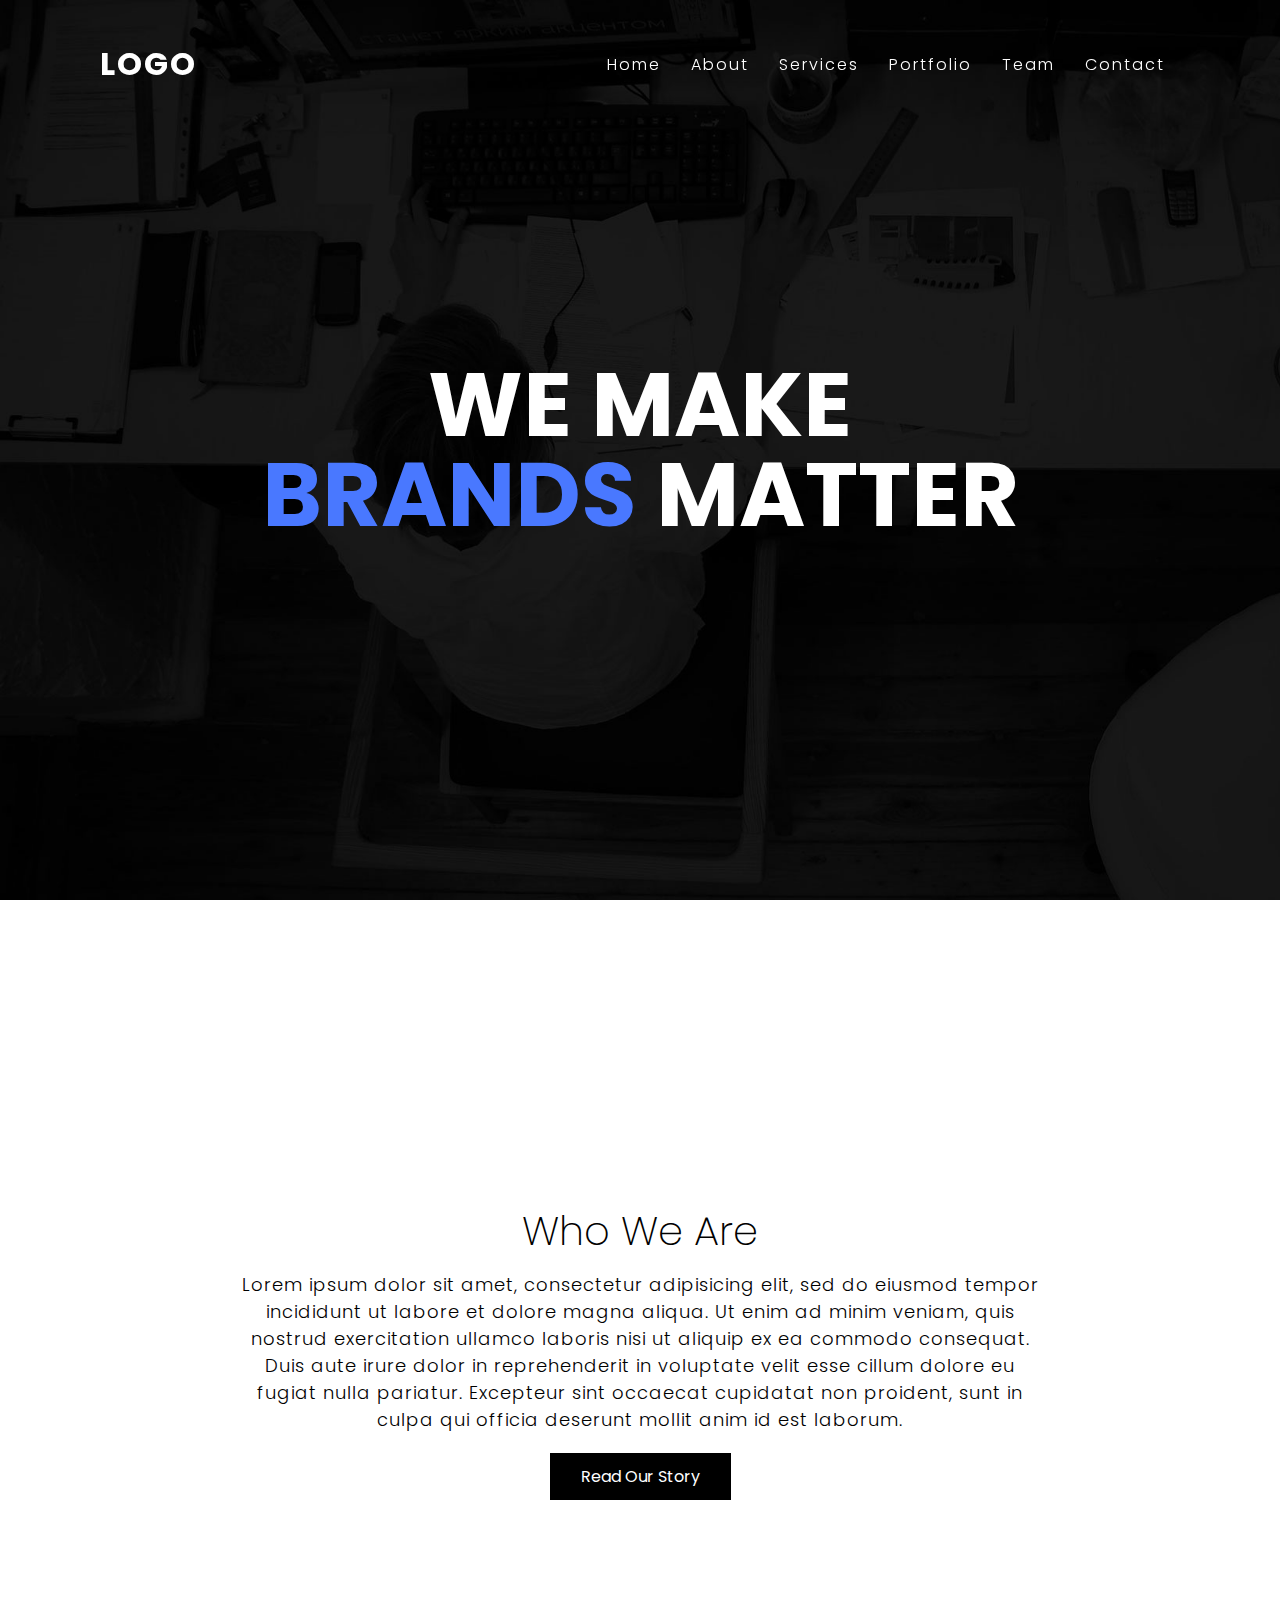
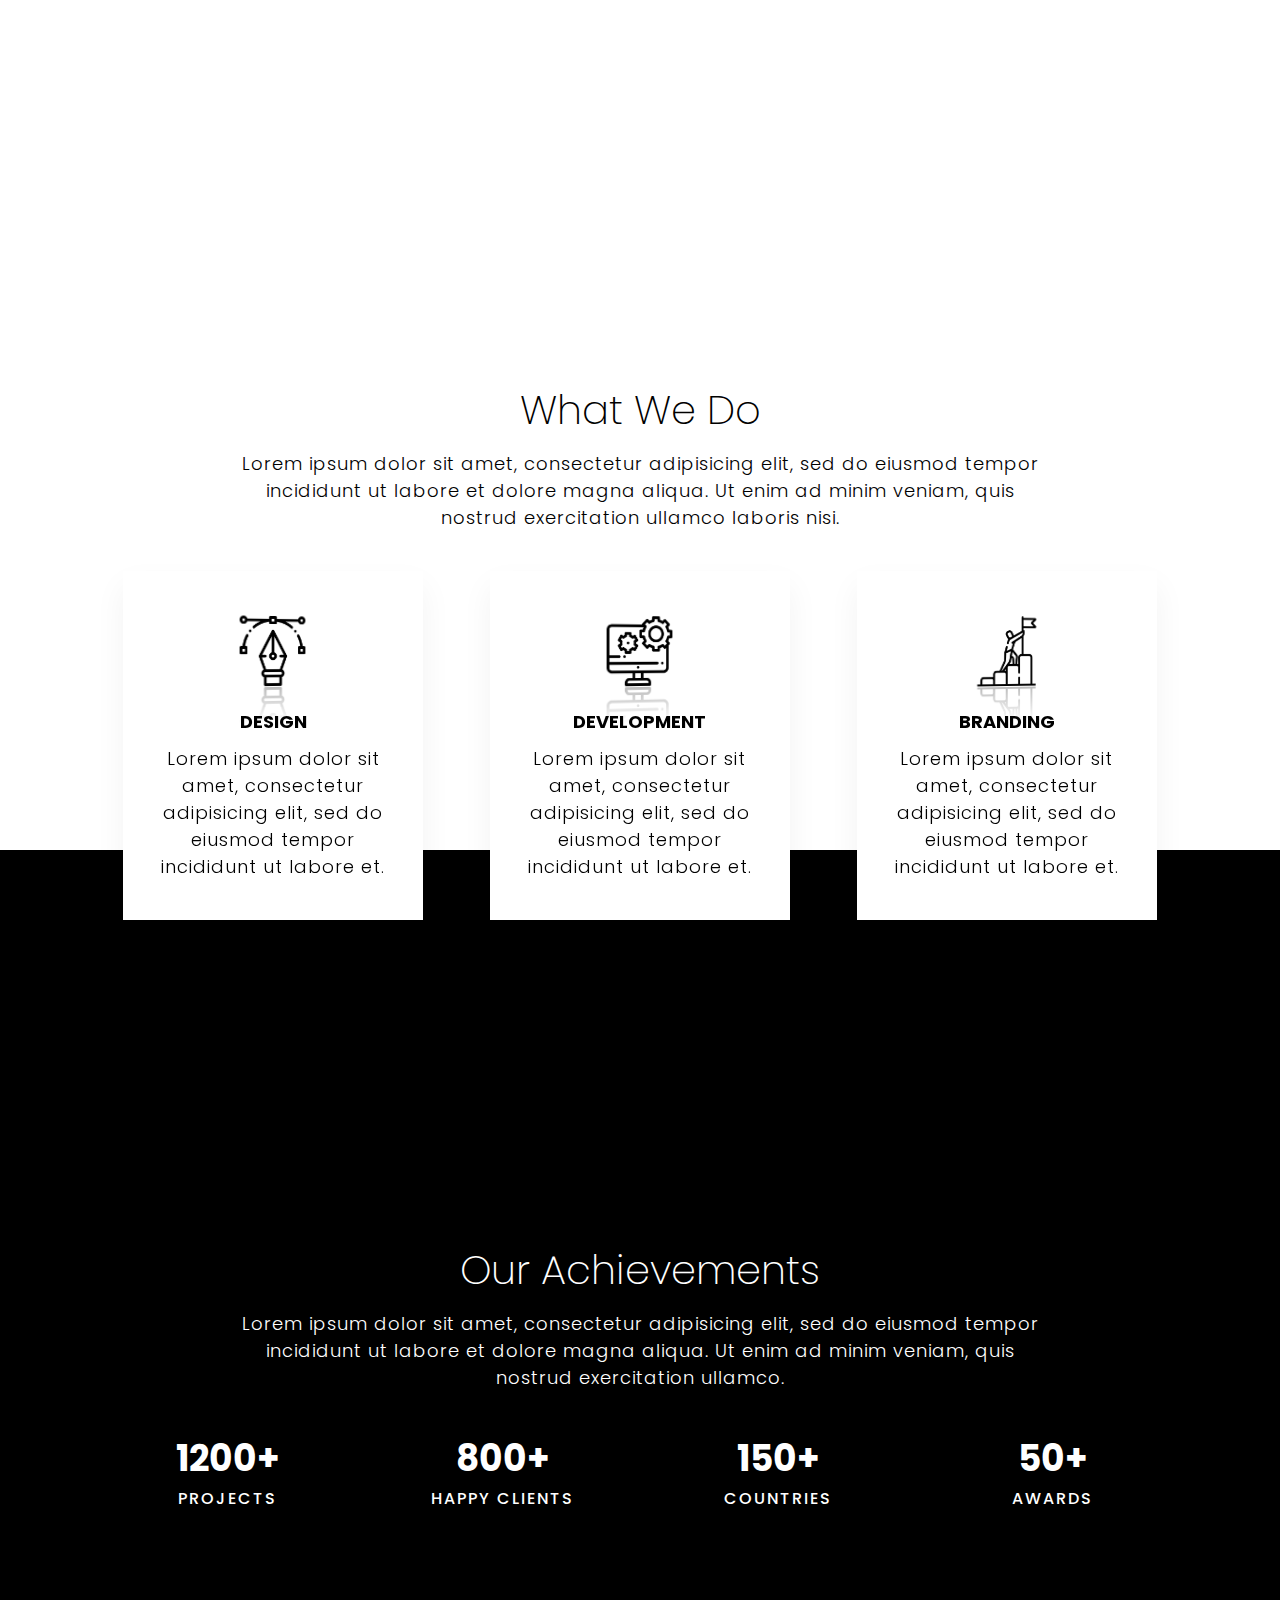
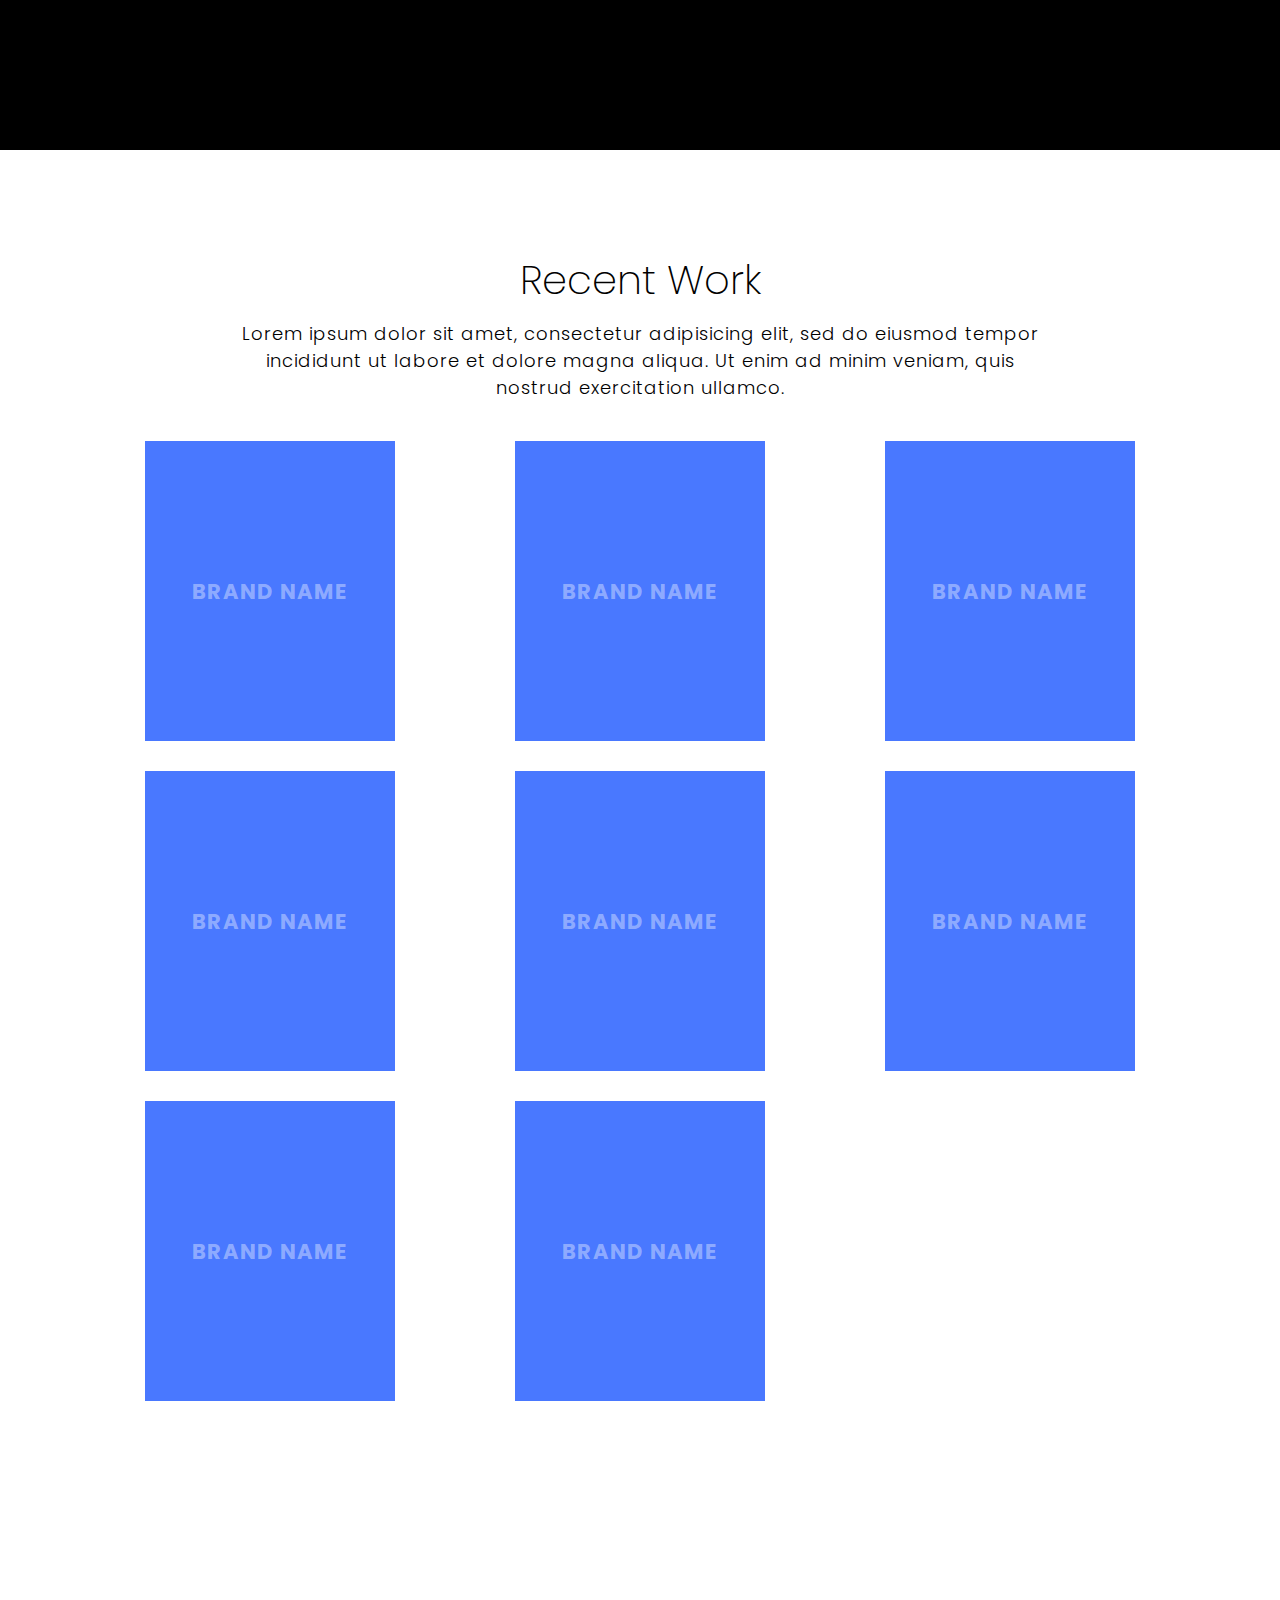
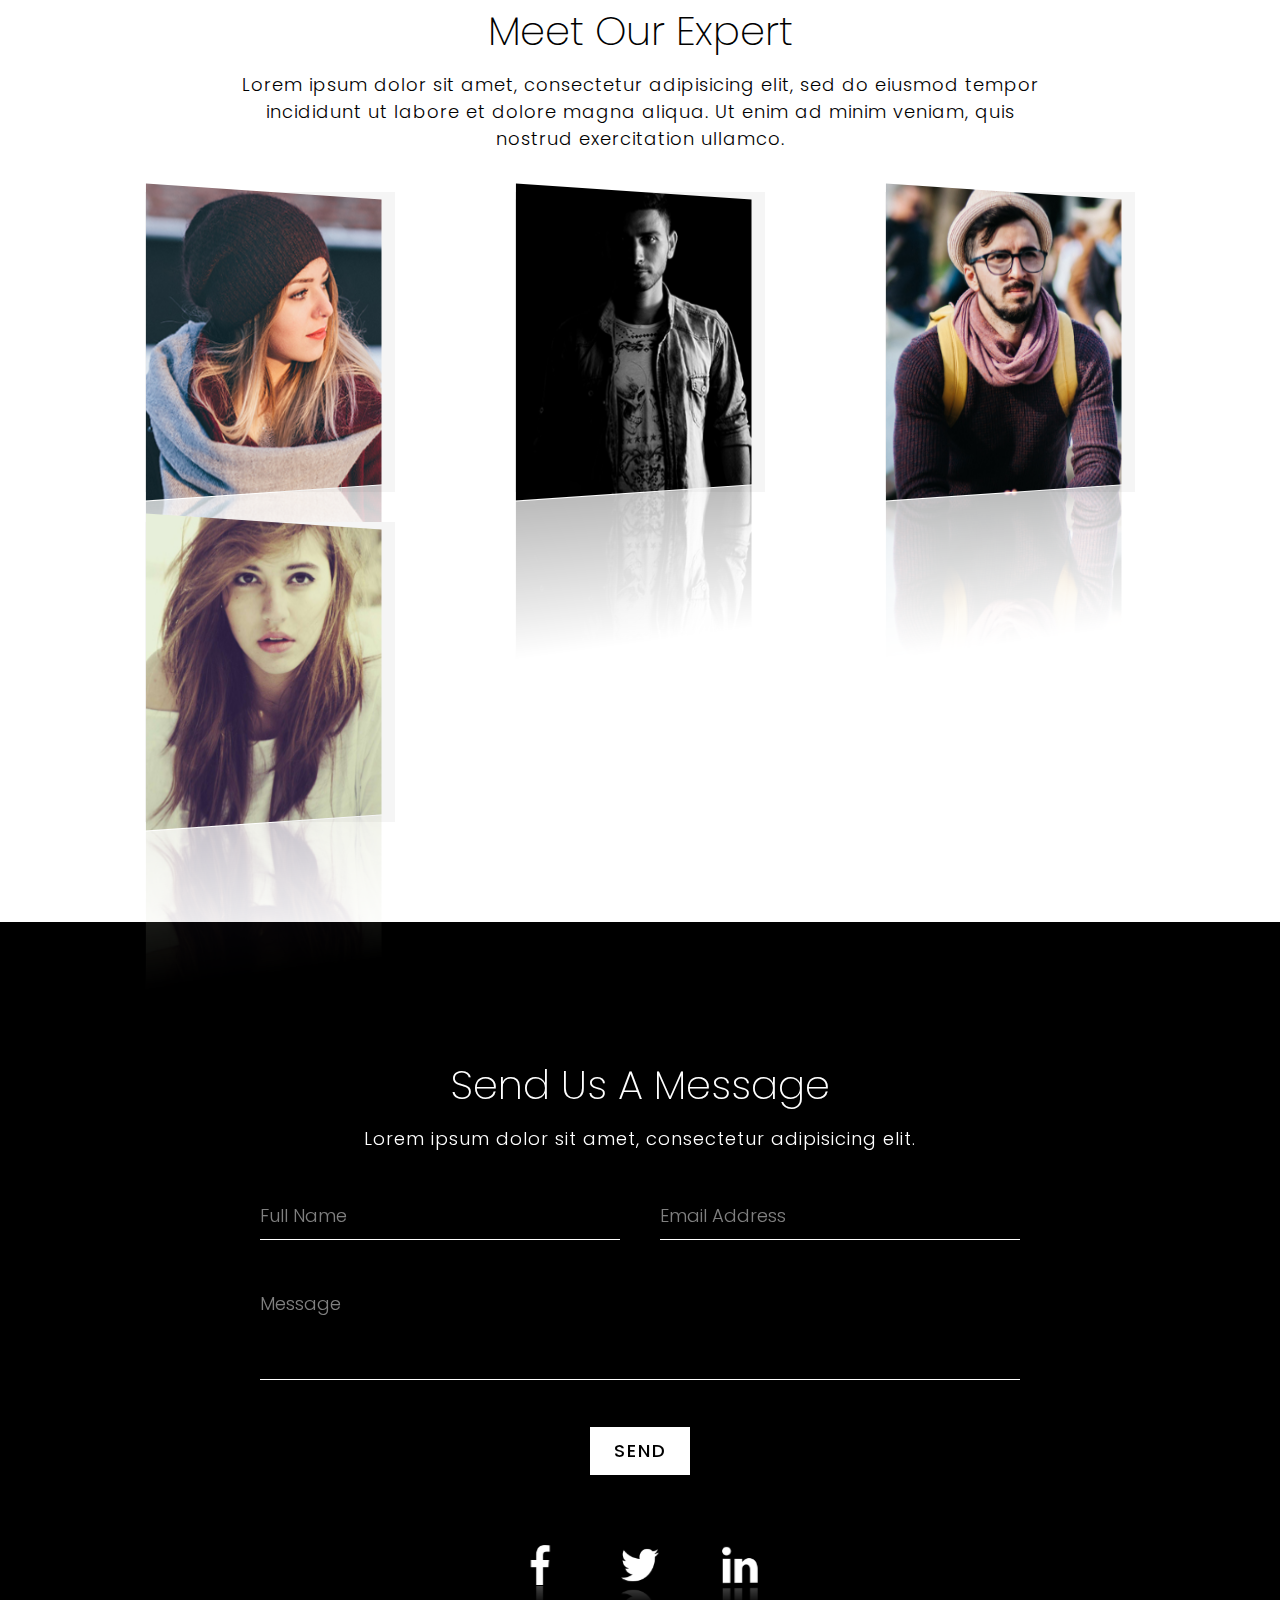
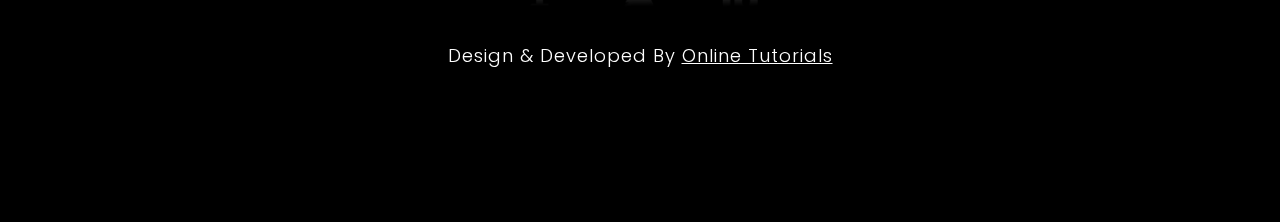
<file: index.html>
<!DOCTYPE html>
<html lang="en">
  <head>
    <meta charset="UTF-8" />
    <meta http-equiv="X-UA-Compatible" content="IE=edge" />
    <meta name="viewport" content="width=device-width, initial-scale=1.0" />
    <title>Awesome SASS Design Layouts | Home</title>
    <link rel="stylesheet" href="css/main.css" />
  </head>
  <body>
    <header id="header">
      <a href="#" class="logo">Logo</a>
      <ul>
        <li><a href="#home" onclick="toggle()">Home</a></li>
        <li><a href="#about" onclick="toggle()">About</a></li>
        <li><a href="#services" onclick="toggle()">Services</a></li>
        <li><a href="#portfolio" onclick="toggle()">Portfolio</a></li>
        <li><a href="#team" onclick="toggle()">Team</a></li>
        <li><a href="#contact" onclick="toggle()">Contact</a></li>
      </ul>
      <div class="toggle" onclick="toggle()"></div>
    </header>
    <section class="banner" id="home">
      <h2>We Make<br /><span>Brands</span> Matter</h2>
    </section>
    <section class="sec about" id="about">
      <div class="content">
        <div class="mxw800p">
          <h3>Who We Are</h3>
          <p>
            Lorem ipsum dolor sit amet, consectetur adipisicing elit, sed do
            eiusmod tempor incididunt ut labore et dolore magna aliqua. Ut enim
            ad minim veniam, quis nostrud exercitation ullamco laboris nisi ut
            aliquip ex ea commodo consequat. Duis aute irure dolor in
            reprehenderit in voluptate velit esse cillum dolore eu fugiat nulla
            pariatur. Excepteur sint occaecat cupidatat non proident, sunt in
            culpa qui officia deserunt mollit anim id est laborum.
          </p>
          <a href="#" class="btn">Read Our Story</a>
        </div>
      </div>
    </section>

    <section class="sec about" id="services">
      <div class="content">
        <div class="mxw800p">
          <h3>What We Do</h3>
          <p>
            Lorem ipsum dolor sit amet, consectetur adipisicing elit, sed do
            eiusmod tempor incididunt ut labore et dolore magna aliqua. Ut enim
            ad minim veniam, quis nostrud exercitation ullamco laboris nisi.
          </p>
        </div>
        <div class="services">
          <div class="box">
            <div class="iconBx">
              <img src="img/icon1.png" />
            </div>
            <div class="content">
              <h2>Design</h2>
              <p>
                Lorem ipsum dolor sit amet, consectetur adipisicing elit, sed do
                eiusmod tempor incididunt ut labore et.
              </p>
            </div>
          </div>
          <div class="box">
            <div class="iconBx">
              <img src="img/icon2.png" />
            </div>
            <div class="content">
              <h2>Development</h2>
              <p>
                Lorem ipsum dolor sit amet, consectetur adipisicing elit, sed do
                eiusmod tempor incididunt ut labore et.
              </p>
            </div>
          </div>
          <div class="box">
            <div class="iconBx">
              <img src="img/icon3.png" />
            </div>
            <div class="content">
              <h2>Branding</h2>
              <p>
                Lorem ipsum dolor sit amet, consectetur adipisicing elit, sed do
                eiusmod tempor incididunt ut labore et.
              </p>
            </div>
          </div>
        </div>
      </div>
    </section>
    <section class="sec stats">
      <div class="content">
        <div class="mxw800p">
          <h3>Our Achievements</h3>
          <p>
            Lorem ipsum dolor sit amet, consectetur adipisicing elit, sed do
            eiusmod tempor incididunt ut labore et dolore magna aliqua. Ut enim
            ad minim veniam, quis nostrud exercitation ullamco.
          </p>
        </div>
        <div class="statsBox">
          <div class="box">
            <h2>1200+</h2>
            <h4>Projects</h4>
          </div>
          <div class="box">
            <h2>800+</h2>
            <h4>Happy Clients</h4>
          </div>
          <div class="box">
            <h2>150+</h2>
            <h4>Countries</h4>
          </div>
          <div class="box">
            <h2>50+</h2>
            <h4>Awards</h4>
          </div>
        </div>
      </div>
    </section>
    <section class="sec work" id="portfolio">
      <div class="content">
        <div class="mxw800p">
          <h3>Recent Work</h3>
          <p>
            Lorem ipsum dolor sit amet, consectetur adipisicing elit, sed do
            eiusmod tempor incididunt ut labore et dolore magna aliqua. Ut enim
            ad minim veniam, quis nostrud exercitation ullamco.
          </p>
        </div>
        <div class="workBx">
          <div class="brand">
            <a href="#"><h2>Brand Name</h2></a>
          </div>
          <div class="brand">
            <a href="#"><h2>Brand Name</h2></a>
          </div>
          <div class="brand">
            <a href="#"><h2>Brand Name</h2></a>
          </div>
          <div class="brand">
            <a href="#"><h2>Brand Name</h2></a>
          </div>
          <div class="brand">
            <a href="#"><h2>Brand Name</h2></a>
          </div>
          <div class="brand">
            <a href="#"><h2>Brand Name</h2></a>
          </div>
          <div class="brand">
            <a href="#"><h2>Brand Name</h2></a>
          </div>
          <div class="brand">
            <a href="#"><h2>Brand Name</h2></a>
          </div>
        </div>
      </div>
    </section>
    <section class="sec team" id="team">
      <div class="content">
        <div class="mxw800p">
          <h3>Meet Our Expert</h3>
          <p>
            Lorem ipsum dolor sit amet, consectetur adipisicing elit, sed do
            eiusmod tempor incididunt ut labore et dolore magna aliqua. Ut enim
            ad minim veniam, quis nostrud exercitation ullamco.
          </p>
        </div>
        <div class="teamBx">
          <div class="member">
            <div class="imgBx">
              <img src="img/1.jpg" />
            </div>
            <div class="details">
              <div>
                <h2>John Doe<br /><span>Creative Director</span></h2>
              </div>
            </div>
          </div>
          <div class="member">
            <div class="imgBx">
              <img src="img/2.jpg" />
            </div>
            <div class="details">
              <div>
                <h2>John Doe<br /><span>Creative Director</span></h2>
              </div>
            </div>
          </div>
          <div class="member">
            <div class="imgBx">
              <img src="img/3.jpg" />
            </div>
            <div class="details">
              <div>
                <h2>John Doe<br /><span>Creative Director</span></h2>
              </div>
            </div>
          </div>
          <div class="member">
            <div class="imgBx">
              <img src="img/4.jpg" />
            </div>
            <div class="details">
              <div>
                <h2>John Doe<br /><span>Creative Director</span></h2>
              </div>
            </div>
          </div>
        </div>
      </div>
    </section>
    <section class="sec contact" id="contact">
      <div class="content">
        <div class="mxw800p">
          <h3>Send Us A Message</h3>
          <p>Lorem ipsum dolor sit amet, consectetur adipisicing elit.</p>
        </div>
        <div class="conactForm">
          <form>
            <div class="row100">
              <div class="inputBx50">
                <input type="text" name="" placeholder="Full Name" />
              </div>
              <div class="inputBx50">
                <input type="text" name="" placeholder="Email Address" />
              </div>
            </div>
            <div class="row100">
              <div class="inputBx100">
                <textarea placeholder="Message"></textarea>
              </div>
            </div>
            <div class="row100">
              <div class="inputBx100">
                <input type="submit" value="Send" name="" />
              </div>
            </div>
          </form>
        </div>
        <div class="sci">
          <ul>
            <li>
              <a href="#"><img src="img/facebook.png" /></a>
            </li>
            <li>
              <a href="#"><img src="img/twitter.png" /></a>
            </li>
            <li>
              <a href="#"><img src="img/linkedin.png" /></a>
            </li>
          </ul>
        </div>
        <p class="copyright">
          Design & Developed By <a href="#">Online Tutorials</a>
        </p>
      </div>
    </section>

    <script type="text/javascript">
      window.addEventListener("scroll", function () {
        var header = document.querySelector("header");
        header.classList.toggle("sticky", window.scrollY > 0);
      });
      function toggle() {
        var header = document.getElementById("header");
        header.classList.toggle("active");
      }
    </script>
  </body>
</html>
</file>
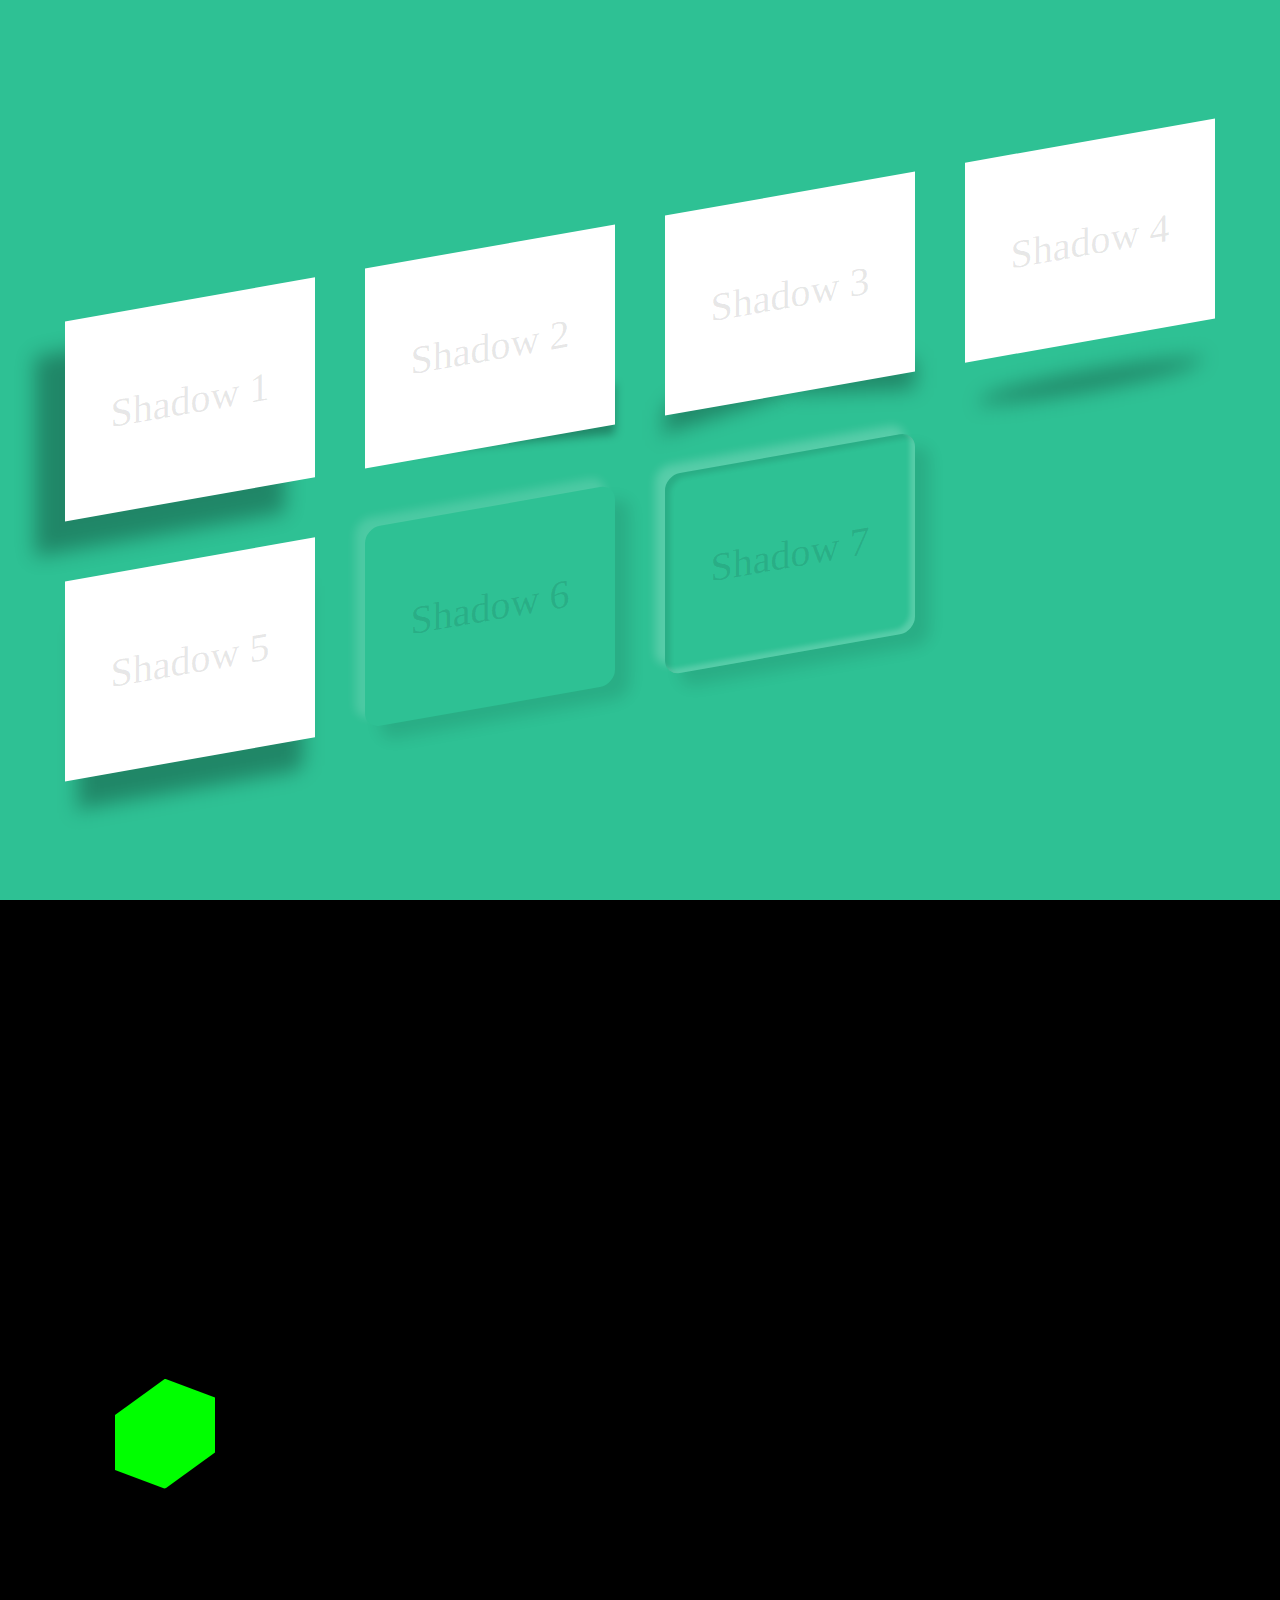
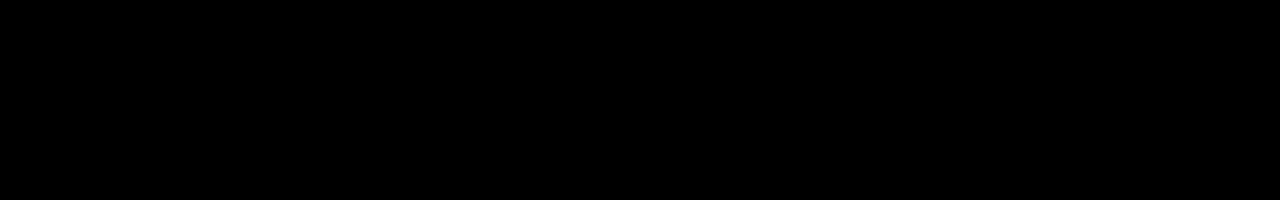
<file: boxshodow.html>
<!DOCTYPE html>
<html lang="en">
  <head>
    <meta charset="UTF-8" />
    <meta http-equiv="X-UA-Compatible" content="IE=edge" />
    <meta name="viewport" content="width=device-width, initial-scale=1.0" />
    <title>Document</title>
    <link rel="stylesheet" href="css/main.css" />
  </head>
  <body>
    <!-- box shadows -->
    <div class="boxShadowContainer">
      <div class="container">
        <div class="box shadow1">Shadow 1</div>
        <div class="box shadow2">Shadow 2</div>
        <div class="box shadow3">Shadow 3</div>
        <div class="box shadow4">Shadow 4</div>
        <div class="box shadow5">Shadow 5</div>
        <div class="box shadow6">Shadow 6</div>
        <div class="box shadow7">Shadow 7</div>
      </div>
    </div>
    <!-- box shadows endds -->
    <div class="hue-hexa">
      <div class="container">
        <div class="hexagon"></div>
      </div>
    </div>
  </body>
</html>
</file>
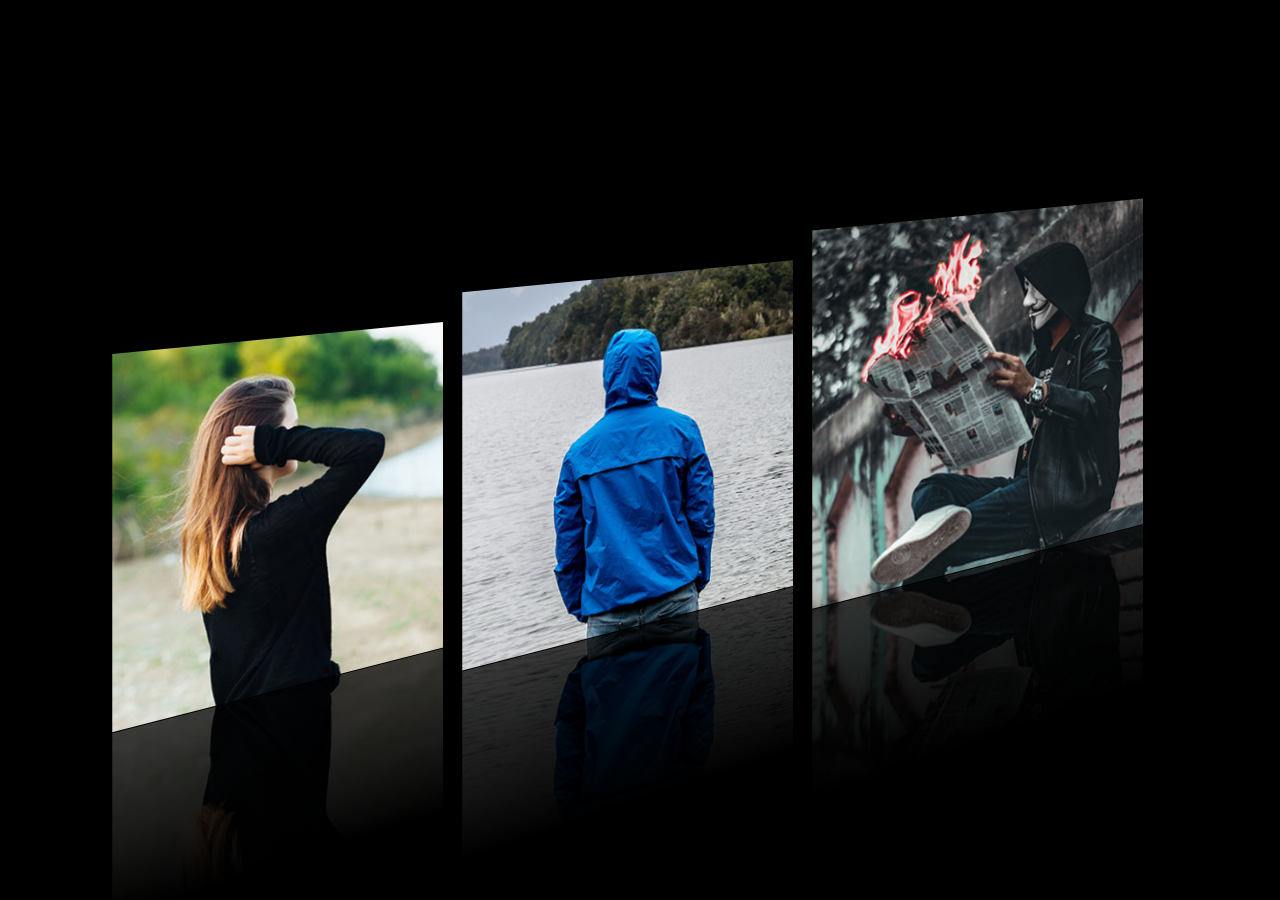
<file: card-reflection.html>
<!DOCTYPE html>
<html lang="en">
  <head>
    <meta charset="UTF-8" />
    <meta http-equiv="X-UA-Compatible" content="IE=edge" />
    <meta name="viewport" content="width=device-width, initial-scale=1.0" />
    <title>Document</title>
    <link rel="stylesheet" href="css/main.css" />
  </head>
  <body>
    <div class="reflecction-container">
      <div class="container">
        <img src="img/img1.jpg" />
        <img src="img/img2.jpg" />
        <img src="img/img3.jpg" />
      </div>
    </div>
  </body>
</html>
</file>
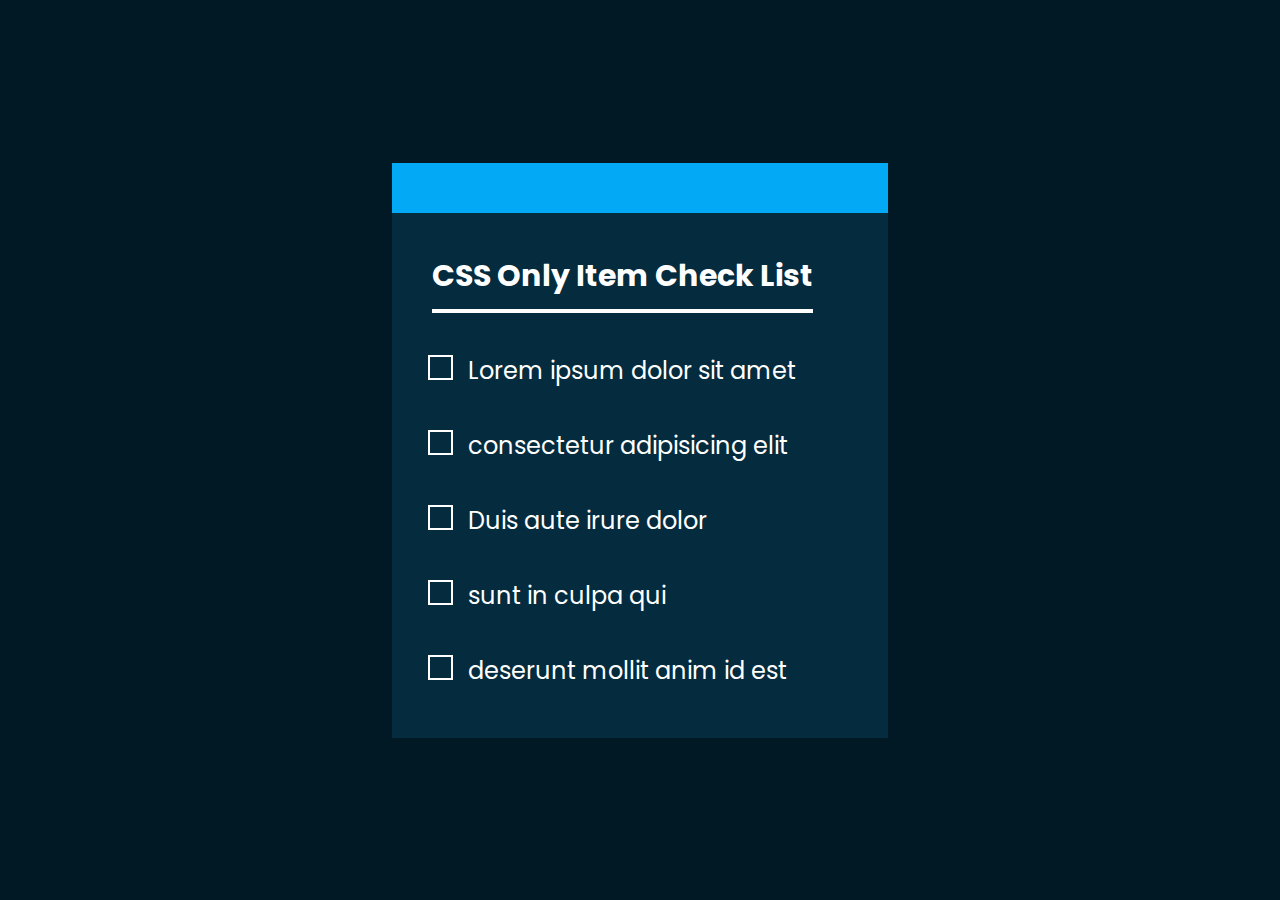
<file: checklist.html>
<!DOCTYPE html>
<html lang="en">
  <head>
    <meta charset="UTF-8" />
    <meta http-equiv="X-UA-Compatible" content="IE=edge" />
    <meta name="viewport" content="width=device-width, initial-scale=1.0" />
    <title>Awesome Checklist effect</title>
    <link rel="stylesheet" href="css/main.css" />
  </head>
  <body>
    <div class="checklist-container">
      <div class="list">
        <h2>CSS Only Item Check List</h2>
        <label>
          <input type="checkbox" name="" />
          <i></i>
          <span>Lorem ipsum dolor sit amet</span>
        </label>
        <label>
          <input type="checkbox" name="" />
          <i></i>
          <span>consectetur adipisicing elit</span>
        </label>
        <label>
          <input type="checkbox" name="" />
          <i></i>
          <span>Duis aute irure dolor</span>
        </label>
        <label>
          <input type="checkbox" name="" />
          <i></i>
          <span>sunt in culpa qui</span>
        </label>
        <label>
          <input type="checkbox" name="" />
          <i></i>
          <span>deserunt mollit anim id est</span>
        </label>
      </div>
    </div>
  </body>
</html>
</file>
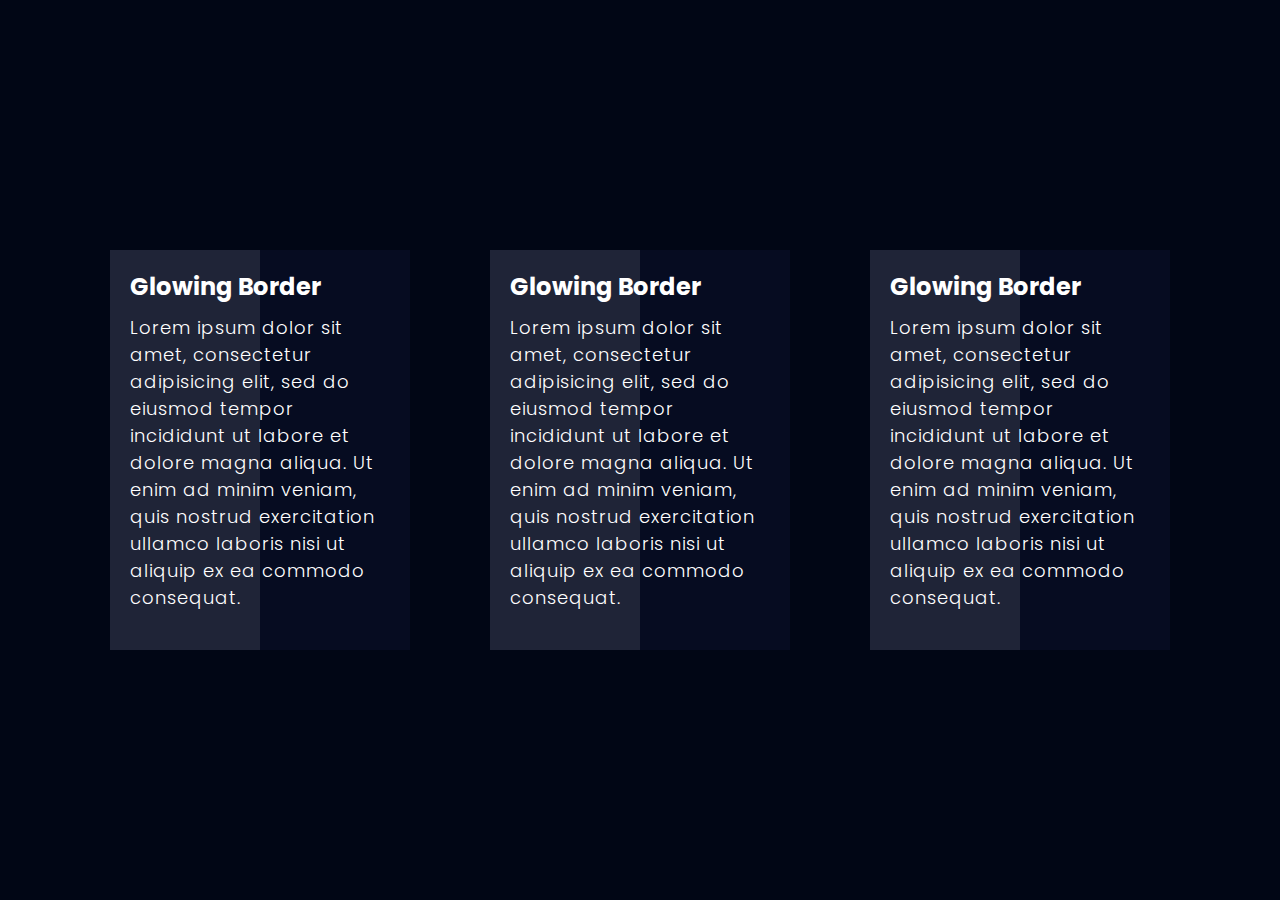
<file: glowing-graient.html>
<!DOCTYPE html>
<html lang="en">
  <head>
    <meta charset="UTF-8" />
    <meta http-equiv="X-UA-Compatible" content="IE=edge" />
    <meta name="viewport" content="width=device-width, initial-scale=1.0" />
    <title>Gradient Color Cards Awesome Effect</title>
    <link rel="stylesheet" href="css/main.css" />
  </head>
  <body>
    <div class="glowing-gradient">
      <div class="box">
        <span class="glass"></span>
        <div class="content">
          <h2>Glowing Border</h2>
          <p>
            Lorem ipsum dolor sit amet, consectetur adipisicing elit, sed do
            eiusmod tempor incididunt ut labore et dolore magna aliqua. Ut enim
            ad minim veniam, quis nostrud exercitation ullamco laboris nisi ut
            aliquip ex ea commodo consequat.
          </p>
        </div>
      </div>
      <div class="box">
        <span class="glass"></span>
        <div class="content">
          <h2>Glowing Border</h2>
          <p>
            Lorem ipsum dolor sit amet, consectetur adipisicing elit, sed do
            eiusmod tempor incididunt ut labore et dolore magna aliqua. Ut enim
            ad minim veniam, quis nostrud exercitation ullamco laboris nisi ut
            aliquip ex ea commodo consequat.
          </p>
        </div>
      </div>
      <div class="box">
        <span class="glass"></span>
        <div class="content">
          <h2>Glowing Border</h2>
          <p>
            Lorem ipsum dolor sit amet, consectetur adipisicing elit, sed do
            eiusmod tempor incididunt ut labore et dolore magna aliqua. Ut enim
            ad minim veniam, quis nostrud exercitation ullamco laboris nisi ut
            aliquip ex ea commodo consequat.
          </p>
        </div>
      </div>
    </div>
  </body>
</html>
</file>
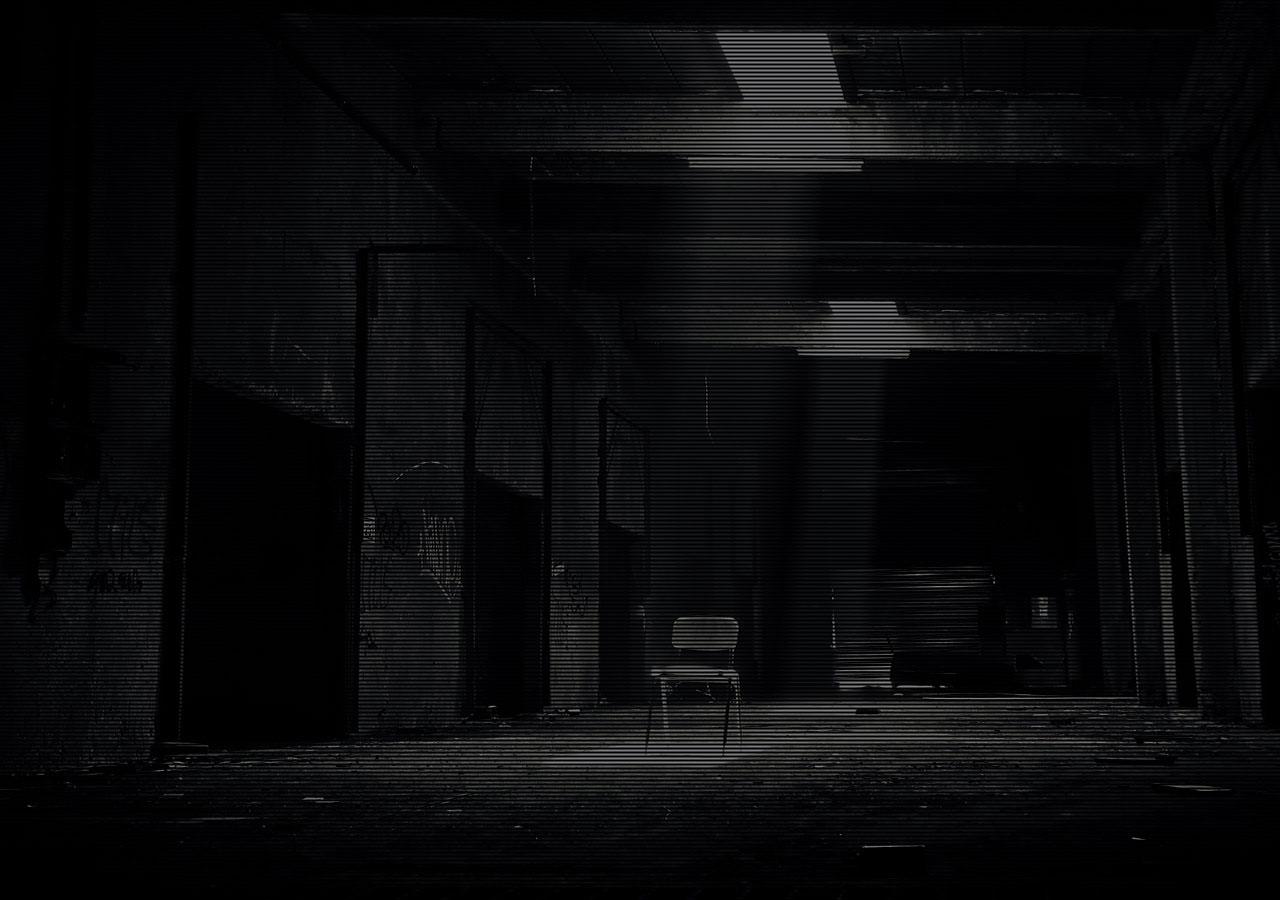
<file: glowing-text.html>
<!DOCTYPE html>
<html>
  <head>
    <meta charset="utf-8" />
    <title>Glowing Text Effects</title>
    <style>
      @import url("https://fonts.googleapis.com/css?family=Bad+Script");
      body {
        margin: 0;
        padding: 0;
        display: flex;
        justify-content: center;
        align-items: center;
        height: 100vh;
        background: url("./img/bg-01.jpg");
        background-size: cover;
        font-family: "Bad Script", cursive;
        overflow: hidden;
      }
      h1 {
        margin: 0;
        padding: 0;
        color: transparent;
        font-size: 11em;
      }
      h1 span {
        display: table-cell;
        animation: animate 1s linear infinite;
      }
      h1 span:nth-child(9n + 1) {
        animation-delay: 0.5s;
      }
      h1 span:nth-child(9n + 2) {
        animation-delay: 1.25s;
      }
      h1 span:nth-child(9n + 3) {
        animation-delay: 2.35s;
      }
      h1 span:nth-child(9n + 4) {
        animation-delay: 2.75s;
      }
      h1 span:nth-child(9n + 5) {
        animation-delay: 1s;
      }
      h1 span:nth-child(9n + 6) {
        animation-delay: 1.35s;
      }
      h1 span:nth-child(9n + 7) {
        animation-delay: 1.5s;
      }
      h1 span:nth-child(9n + 8) {
        animation-delay: 0.65s;
      }
      h1 span:nth-child(9n + 9) {
        animation-delay: 3.85s;
      }
      @keyframes animate {
        0%,
        100% {
          color: #fff;
          filter: blur(2px);
          text-shadow: 0 0 10px #00b3ff, 0 0 20px #00b3ff, 0 0 40px #00b3ff,
            0 0 80px #00b3ff, 0 0 120px #00b3ff, 0 0 200px #00b3ff;
        }
      }
    </style>
  </head>
  <body>
    <h1>
      <span>F</span>
      <span>r</span>
      <span>o</span>
      <span>n</span>
      <span>t</span>
      <span>e</span>
      <span>n</span>
      <span>d</span>
      <span>D</span>
      <span>e</span>
      <span>s</span>
      <span>i</span>
      <span>g</span>
      <span>n</span>
      <span>e</span>
      <span>r</span>
    </h1>
  </body>
</html>
</file>
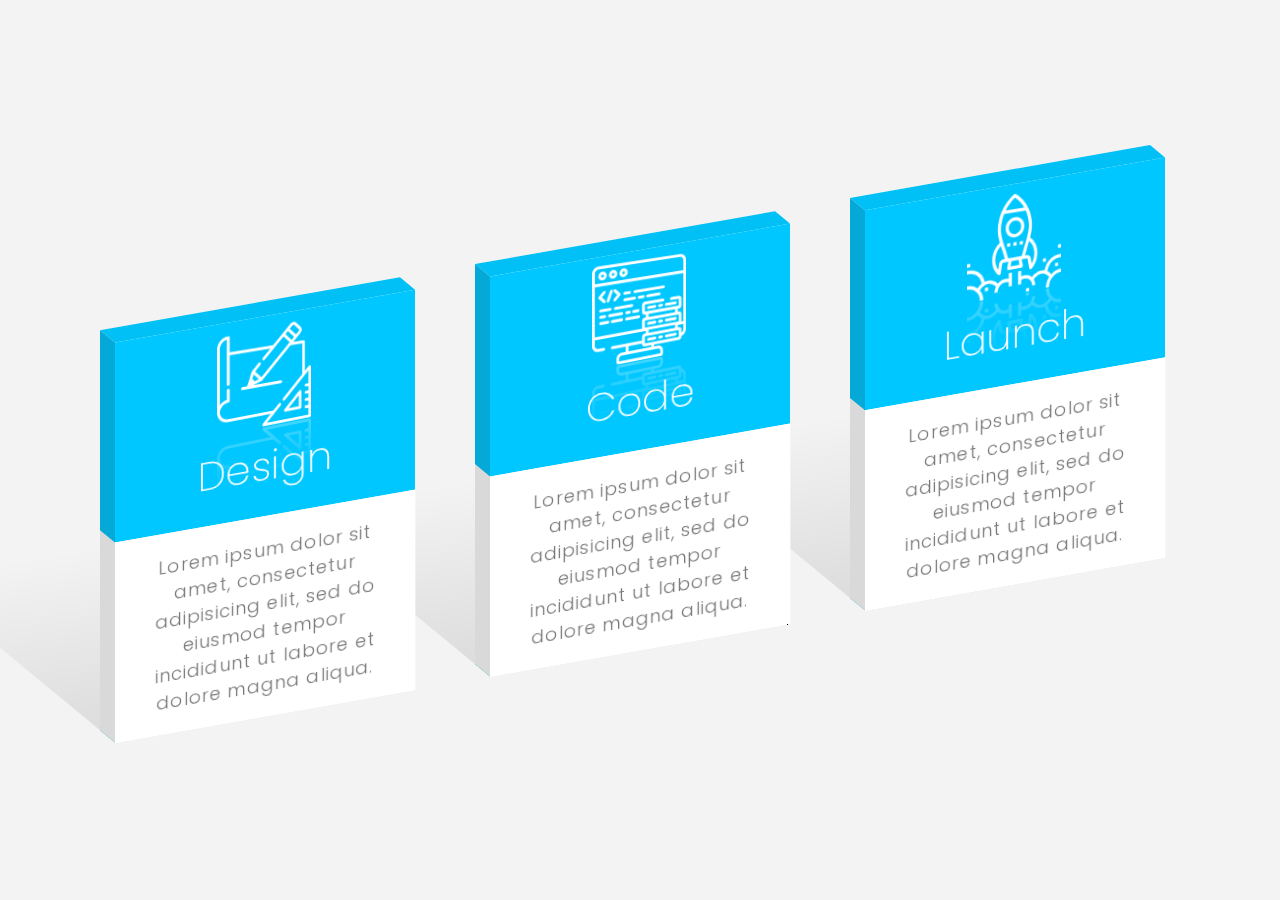
<file: isometricCards.html>
<!DOCTYPE html>
<html lang="en">
  <head>
    <meta charset="UTF-8" />
    <meta http-equiv="X-UA-Compatible" content="IE=edge" />
    <meta name="viewport" content="width=device-width, initial-scale=1.0" />
    <title>Isometric Cards</title>
    <link rel="stylesheet" href="css/main.css" />
  </head>
  <body>
    <div class="isometric-section">
      <div class="container">
        <div class="card">
          <div class="imgbx">
            <img src="img/design.png" />
            <h3>Design</h3>
          </div>
          <div class="content">
            <p>
              Lorem ipsum dolor sit amet, consectetur adipisicing elit, sed do
              eiusmod tempor incididunt ut labore et dolore magna aliqua.
            </p>
          </div>
        </div>
        <div class="card">
          <div class="imgbx">
            <img src="img/code.png" />
            <h3>Code</h3>
          </div>
          <div class="content">
            <p>
              Lorem ipsum dolor sit amet, consectetur adipisicing elit, sed do
              eiusmod tempor incididunt ut labore et dolore magna aliqua.
            </p>
          </div>
        </div>
        <div class="card">
          <div class="imgbx">
            <img src="img/launch.png" />
            <h3>Launch</h3>
          </div>
          <div class="content">
            <p>
              Lorem ipsum dolor sit amet, consectetur adipisicing elit, sed do
              eiusmod tempor incididunt ut labore et dolore magna aliqua.
            </p>
          </div>
        </div>
      </div>
    </div>
  </body>
</html>
</file>
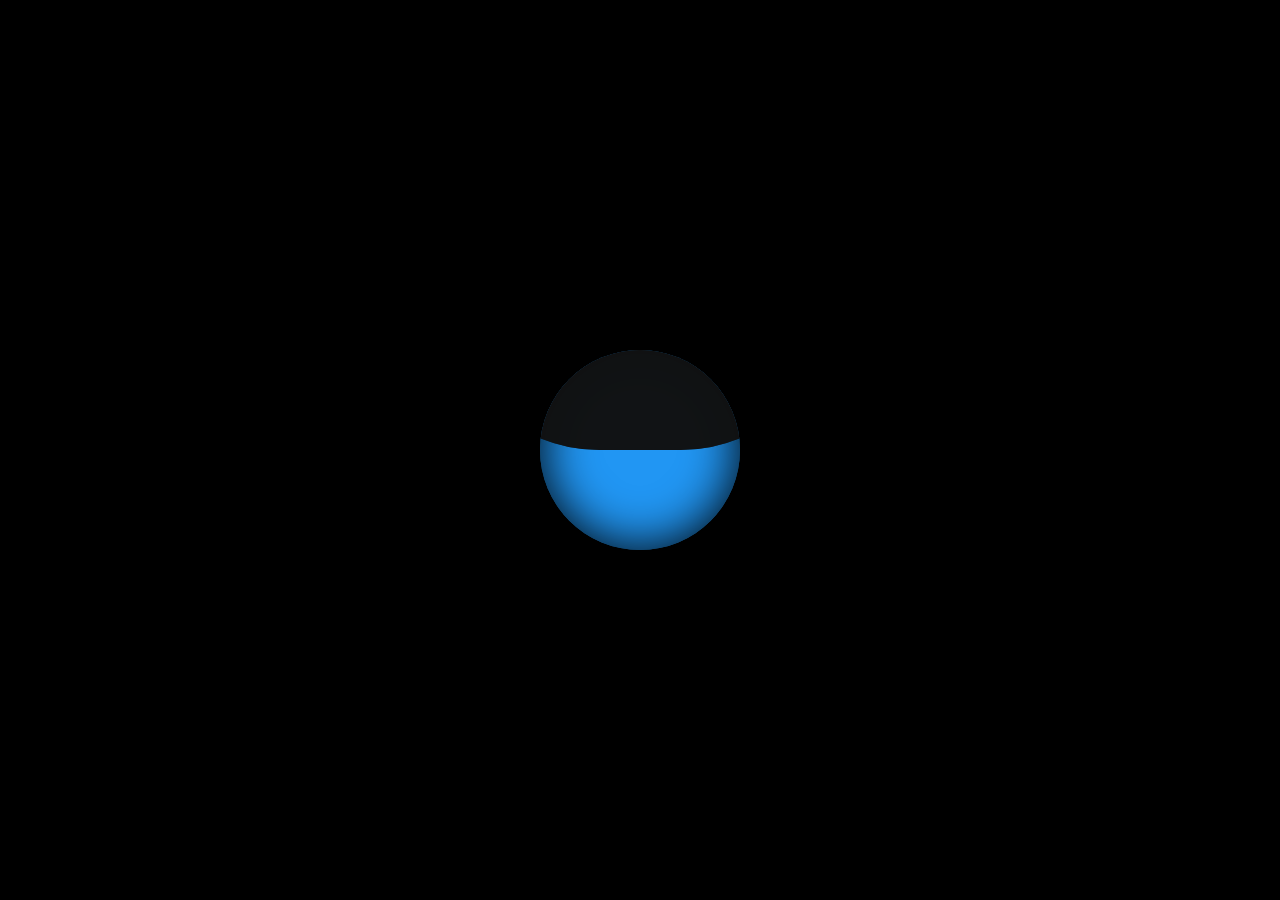
<file: loader.html>
<!DOCTYPE html>
<html lang="en">
  <head>
    <meta charset="UTF-8" />
    <meta http-equiv="X-UA-Compatible" content="IE=edge" />
    <meta name="viewport" content="width=device-width, initial-scale=1.0" />
    <title>Loader</title>
    <link rel="stylesheet" href="css/main.css" />
  </head>
  <body>
    <div class="loader-parent">
      <div class="loader"></div>
    </div>
  </body>
</html>
</file>
<file: css/main.css>
@import url("https://fonts.googleapis.com/css?family=Poppins:200,300,400,500,600,700,800,900&display=swap");
* {
  margin: 0;
  padding: 0;
  -webkit-box-sizing: border-box;
          box-sizing: border-box;
  font-family: "Poppins", sans-serif;
}

html {
  scroll-behavior: smooth;
}

.boxShadowContainer {
  display: -webkit-box;
  display: -ms-flexbox;
  display: flex;
  -webkit-box-pack: center;
      -ms-flex-pack: center;
          justify-content: center;
  -webkit-box-align: center;
      -ms-flex-align: center;
          align-items: center;
  min-height: 100vh;
  background: #2ec194;
}
.boxShadowContainer .container {
  position: relative;
  display: grid;
  width: 1200px;
  /*margin-left: 50px;*/
  grid-template-columns: repeat(auto-fill, minmax(250px, 1fr));
  grid-template-rows: minmax(100px, auto);
  grid-auto-flow: dense;
  -webkit-box-orient: vertical;
  -webkit-box-direction: normal;
      -ms-flex-direction: column;
          flex-direction: column;
}
.boxShadowContainer .box {
  position: relative;
  width: 250px;
  height: 200px;
  margin: 30px auto;
  background: #fff;
  font-family: consolas;
  font-size: 2.5em;
  display: -webkit-box;
  display: -ms-flexbox;
  display: flex;
  -webkit-box-pack: center;
      -ms-flex-pack: center;
          justify-content: center;
  -webkit-box-align: center;
      -ms-flex-align: center;
          align-items: center;
  color: rgba(0, 0, 0, 0.1);
}
.boxShadowContainer .shadow1 {
  -webkit-box-shadow: -30px 30px 20px rgba(0, 0, 0, 0.3);
          box-shadow: -30px 30px 20px rgba(0, 0, 0, 0.3);
}
.boxShadowContainer .shadow2:before {
  content: "";
  position: absolute;
  bottom: 10px;
  left: 10%;
  width: 90%;
  height: 50px;
  background: rgba(0, 0, 0, 0.3);
  -webkit-transform-origin: left;
          transform-origin: left;
  -webkit-transform: skewY(5deg);
          transform: skewY(5deg);
  z-index: -1;
  -webkit-filter: blur(5px);
          filter: blur(5px);
}
.boxShadowContainer .shadow3:before {
  content: "";
  position: absolute;
  bottom: 0;
  left: 0;
  width: 50%;
  height: 30px;
  background: rgba(0, 0, 0, 0.3);
  -webkit-transform-origin: right;
          transform-origin: right;
  -webkit-transform: skewY(-8deg);
          transform: skewY(-8deg);
  z-index: -1;
  -webkit-filter: blur(10px);
          filter: blur(10px);
}
.boxShadowContainer .shadow3:after {
  content: "";
  position: absolute;
  bottom: 0;
  right: 0;
  width: 50%;
  height: 30px;
  background: rgba(0, 0, 0, 0.3);
  -webkit-transform-origin: left;
          transform-origin: left;
  -webkit-transform: skewY(8deg);
          transform: skewY(8deg);
  z-index: -1;
  -webkit-filter: blur(10px);
          filter: blur(10px);
}
.boxShadowContainer .shadow4:before {
  content: "";
  position: absolute;
  bottom: -50px;
  left: 5%;
  width: 90%;
  height: 20px;
  background: rgba(0, 0, 0, 0.3);
  border-radius: 50%;
  z-index: -1;
  -webkit-filter: blur(10px);
          filter: blur(10px);
}
.boxShadowContainer .shadow5:before {
  content: "";
  position: absolute;
  bottom: -15%;
  left: 5%;
  width: 90%;
  height: 90%;
  background: rgba(0, 0, 0, 0.3);
  z-index: -1;
  -webkit-filter: blur(10px);
          filter: blur(10px);
}
.boxShadowContainer .shadow6 {
  background: #2ec194;
  border-radius: 15px;
  -webkit-box-shadow: -10px -10px 10px rgba(255, 255, 255, 0.15), 15px 15px 15px rgba(0, 0, 0, 0.1);
          box-shadow: -10px -10px 10px rgba(255, 255, 255, 0.15), 15px 15px 15px rgba(0, 0, 0, 0.1);
}
.boxShadowContainer .shadow7 {
  background: #2ec194;
  border-radius: 15px;
  -webkit-box-shadow: -10px -10px 10px rgba(255, 255, 255, 0.2), 15px 15px 15px rgba(0, 0, 0, 0.1), inset -5px -5px 5px rgba(255, 255, 255, 0.2), inset 5px 5px 5px rgba(0, 0, 0, 0.1);
          box-shadow: -10px -10px 10px rgba(255, 255, 255, 0.2), 15px 15px 15px rgba(0, 0, 0, 0.1), inset -5px -5px 5px rgba(255, 255, 255, 0.2), inset 5px 5px 5px rgba(0, 0, 0, 0.1);
}
.boxShadowContainer .shadow4 {
  grid-row: span 2;
}

.checklist-container {
  display: -webkit-box;
  display: -ms-flexbox;
  display: flex;
  -webkit-box-pack: center;
      -ms-flex-pack: center;
          justify-content: center;
  -webkit-box-align: center;
      -ms-flex-align: center;
          align-items: center;
  min-height: 100vh;
  overflow: hidden;
  background: #001925;
}
.checklist-container .list {
  padding: 30px 75px 10px 30px;
  position: relative;
  background: #042b3e;
  border-top: 50px solid #03a9f4;
}
.checklist-container h2 {
  color: #fff;
  font-size: 30px;
  padding: 10px 0;
  margin-left: 10px;
  display: inline-block;
  border-bottom: 4px solid #fff;
}
.checklist-container .list label {
  position: relative;
  display: block;
  margin: 40px 0;
  color: #fff;
  font-size: 24px;
}
.checklist-container .list input[type=checkbox] {
  -webkit-appearance: none;
}
.checklist-container .list i {
  position: absolute;
  top: 2px;
  display: inline-block;
  width: 25px;
  height: 25px;
  border: 2px solid #fff;
}
.checklist-container .list input[type=checkbox]:checked ~ i {
  top: 1px;
  border-top: none;
  border-right: none;
  height: 15px;
  width: 25px;
  -webkit-transform: rotate(-45deg);
          transform: rotate(-45deg);
}
.checklist-container .list span {
  position: relative;
  left: 40px;
  -webkit-transition: 0.5s;
  transition: 0.5s;
}
.checklist-container .list span:before {
  content: "";
  position: absolute;
  top: 50%;
  left: 0;
  width: 100%;
  height: 1px;
  background: #fff;
  -webkit-transform: translateY(-50%) scaleX(0);
          transform: translateY(-50%) scaleX(0);
  -webkit-transform-origin: right;
          transform-origin: right;
  -webkit-transition: -webkit-transform 0.5s;
  transition: -webkit-transform 0.5s;
  transition: transform 0.5s;
  transition: transform 0.5s, -webkit-transform 0.5s;
}
.checklist-container .list input[type=checkbox]:checked ~ span {
  color: #154e6b;
}
.checklist-container .list input[type=checkbox]:checked ~ span:before {
  -webkit-transform: translateY(-50%) scaleX(1);
          transform: translateY(-50%) scaleX(1);
  -webkit-transform-origin: left;
          transform-origin: left;
  -webkit-transition: -webkit-transform 0.5s;
  transition: -webkit-transform 0.5s;
  transition: transform 0.5s;
  transition: transform 0.5s, -webkit-transform 0.5s;
  -webkit-transition-delay: 0.5s;
          transition-delay: 0.5s;
}

.glowing-gradient {
  display: -webkit-box;
  display: -ms-flexbox;
  display: flex;
  -webkit-box-pack: center;
      -ms-flex-pack: center;
          justify-content: center;
  -webkit-box-align: center;
      -ms-flex-align: center;
          align-items: center;
  -ms-flex-wrap: wrap;
      flex-wrap: wrap;
  min-height: 100vh;
  background: #010615;
}
.glowing-gradient .box {
  position: relative;
  width: 300px;
  height: 400px;
  display: -webkit-box;
  display: -ms-flexbox;
  display: flex;
  margin: 40px;
  -webkit-box-pack: center;
      -ms-flex-pack: center;
          justify-content: center;
  -webkit-box-align: center;
      -ms-flex-align: center;
          align-items: center;
  background: #060c21;
}
.glowing-gradient .glass {
  position: absolute;
  top: 0;
  left: 0;
  width: 50%;
  height: 100%;
  display: block;
  background: rgba(255, 255, 255, 0.1);
  pointer-events: none;
}
.glowing-gradient .content {
  padding: 20px;
  -webkit-box-sizing: border-box;
          box-sizing: border-box;
  color: #fff;
}
.glowing-gradient .box .content h2 {
  margin-bottom: 10px;
}
.glowing-gradient .box:before {
  content: "";
  position: absolute;
  top: -2px;
  left: -2px;
  right: -2px;
  bottom: -2px;
  background: #fff;
  z-index: -1;
}
.glowing-gradient .box:after {
  content: "";
  position: absolute;
  top: -2px;
  left: -2px;
  right: -2px;
  bottom: -2px;
  background: #fff;
  z-index: -2;
  -webkit-filter: blur(40px);
          filter: blur(40px);
}
.glowing-gradient .box:before,
.glowing-gradient .box:after {
  background: linear-gradient(235deg, #89ff00, #010615, #00bcd4);
}
.glowing-gradient .box:nth-child(2):before,
.glowing-gradient .box:nth-child(2):after {
  background: linear-gradient(235deg, #ff005e, #010615, #fbff00);
}
.glowing-gradient .box:nth-child(3):before,
.glowing-gradient .box:nth-child(3):after {
  background: linear-gradient(235deg, #772aff, #010615, #2196f3);
}

.reflecction-container {
  display: -webkit-box;
  display: -ms-flexbox;
  display: flex;
  -webkit-box-pack: center;
      -ms-flex-pack: center;
          justify-content: center;
  -webkit-box-align: center;
      -ms-flex-align: center;
          align-items: center;
  min-height: 100vh;
  background: #000;
}

.container {
  width: 1100px;
  display: -webkit-box;
  display: -ms-flexbox;
  display: flex;
  -webkit-box-pack: justify;
      -ms-flex-pack: justify;
          justify-content: space-between;
}

img {
  -webkit-box-reflect: below 1px linear-gradient(transparent, transparent, rgba(0, 0, 0, 0.2666666667));
  -webkit-transform-origin: center;
          transform-origin: center;
  max-width: 350px;
  -webkit-transform: perspective(800px) rotateY(20deg);
          transform: perspective(800px) rotateY(20deg);
  -webkit-transition: 0.5s;
  transition: 0.5s;
}

.container:hover img {
  opacity: 0.1;
}

.container img:hover {
  -webkit-transform: perspective(800px) rotateY(0deg);
          transform: perspective(800px) rotateY(0deg);
  opacity: 1;
}

.hue-hexa {
  display: -webkit-box;
  display: -ms-flexbox;
  display: flex;
  -webkit-box-pack: center;
      -ms-flex-pack: center;
          justify-content: center;
  -webkit-box-align: center;
      -ms-flex-align: center;
          align-items: center;
  min-height: 100vh;
  background: #000;
}
.hue-hexa .container {
  -webkit-animation: animate 4s linear infinite;
          animation: animate 4s linear infinite;
}
.hue-hexa .container .hexagon {
  position: relative;
  width: 100px;
  height: 110px;
  background: #0f0;
  -webkit-clip-path: polygon(50% 0%, 100% 25%, 100% 75%, 50% 100%, 0% 75%, 0% 25%);
          clip-path: polygon(50% 0%, 100% 25%, 100% 75%, 50% 100%, 0% 75%, 0% 25%);
}

@-webkit-keyframes animate {
  0% {
    -webkit-filter: hue-rotate(0deg);
            filter: hue-rotate(0deg);
  }
  100% {
    -webkit-filter: hue-rotate(360deg);
            filter: hue-rotate(360deg);
  }
}

@keyframes animate {
  0% {
    -webkit-filter: hue-rotate(0deg);
            filter: hue-rotate(0deg);
  }
  100% {
    -webkit-filter: hue-rotate(360deg);
            filter: hue-rotate(360deg);
  }
}
.isometric-section {
  display: -webkit-box;
  display: -ms-flexbox;
  display: flex;
  -webkit-box-pack: center;
      -ms-flex-pack: center;
          justify-content: center;
  -webkit-box-align: center;
      -ms-flex-align: center;
          align-items: center;
  min-height: 100vh;
  background: #f3f3f3;
  overflow: hidden;
}

.container {
  position: relative;
  width: 1050px;
  display: -webkit-box;
  display: -ms-flexbox;
  display: flex;
  -ms-flex-wrap: wrap;
      flex-wrap: wrap;
  -webkit-box-pack: justify;
      -ms-flex-pack: justify;
          justify-content: space-between;
  -webkit-transform: skewY(-10deg);
          transform: skewY(-10deg);
}

.container .card {
  position: relative;
  width: 300px;
  height: 400px;
  background: #fff;
  -webkit-transition: 0.5s;
  transition: 0.5s;
}

.container .card:hover {
  -webkit-transform: translateY(-40px);
          transform: translateY(-40px);
}

.container .card:before {
  content: "";
  position: absolute;
  top: -15px;
  left: 0;
  width: 100%;
  height: 15px;
  background: #00c0f6;
  -webkit-transform-origin: bottom;
          transform-origin: bottom;
  -webkit-transform: skewX(45deg);
          transform: skewX(45deg);
  -webkit-transition: 0.5s;
  transition: 0.5s;
}

.container .card:after {
  content: "";
  position: absolute;
  top: -15px;
  left: -15px;
  width: 15px;
  height: 50%;
  background: #05a9d7;
  border-bottom: 200px solid #d9d9d9;
  -webkit-transform-origin: left;
          transform-origin: left;
  -webkit-transform: skewY(45deg);
          transform: skewY(45deg);
  -webkit-transition: 0.5s;
  transition: 0.5s;
}

.container .card .imgbx {
  position: relative;
  width: 300px;
  height: 200px;
  background: #00c7ff;
  display: -webkit-box;
  display: -ms-flexbox;
  display: flex;
  -webkit-box-pack: center;
      -ms-flex-pack: center;
          justify-content: center;
  -webkit-box-align: center;
      -ms-flex-align: center;
          align-items: center;
  -webkit-box-orient: vertical;
  -webkit-box-direction: normal;
      -ms-flex-direction: column;
          flex-direction: column;
}

.container .card .imgbx img {
  max-width: 100px;
}

.container .card .imgbx h3 {
  position: relative;
  color: #fff;
  margin-top: 10px;
}

.container .card .content {
  position: relative;
  width: 100%;
  height: 200px;
  padding: 20px;
  background: #fff;
  color: #777;
  text-align: center;
}

.container .card .content:before {
  content: "";
  position: absolute;
  left: 0;
  bottom: 0;
  width: 100%;
  height: 400px;
  background: -webkit-gradient(linear, left top, left bottom, from(transparent), color-stop(transparent), to(rgba(0, 0, 0, 0.1)));
  background: linear-gradient(transparent, transparent, rgba(0, 0, 0, 0.1));
  -webkit-transform-origin: bottom;
          transform-origin: bottom;
  -webkit-transform: skewX(45deg);
          transform: skewX(45deg);
  -webkit-transition: 0.5s;
  transition: 0.5s;
  pointer-events: none;
  z-index: -1;
}

.container .card:hover .content:before {
  -webkit-transform: translateY(40px) skewX(45deg);
          transform: translateY(40px) skewX(45deg);
  -webkit-filter: blur(5px);
          filter: blur(5px);
  opacity: 0.5;
}

.container .card:nth-child(1) {
  z-index: 1;
}

.container .card:nth-child(2) {
  z-index: 2;
}

.container .card:nth-child(1) {
  z-index: 3;
}

header {
  position: fixed;
  top: 0;
  left: 0;
  width: 100%;
  display: -webkit-box;
  display: -ms-flexbox;
  display: flex;
  -webkit-box-pack: justify;
      -ms-flex-pack: justify;
          justify-content: space-between;
  -webkit-box-align: center;
      -ms-flex-align: center;
          align-items: center;
  -webkit-transition: 0.6s;
  transition: 0.6s;
  padding: 40px 100px;
  z-index: 100000;
}

header.sticky {
  padding: 5px 100px;
  background: #fff;
  border-bottom: 1px solid rgba(0, 0, 0, 0.1);
}

header .logo {
  position: relative;
  font-weight: 700;
  color: #fff;
  text-decoration: none;
  font-size: 2em;
  text-transform: uppercase;
  letter-spacing: 2px;
  -webkit-transition: 0.6s;
  transition: 0.6s;
}

header ul {
  position: relative;
  display: -webkit-box;
  display: -ms-flexbox;
  display: flex;
  -webkit-box-pack: center;
      -ms-flex-pack: center;
          justify-content: center;
  -webkit-box-align: center;
      -ms-flex-align: center;
          align-items: center;
}

header ul li {
  position: relative;
  list-style: none;
}

header ul li a {
  position: relative;
  margin: 0 15px;
  text-decoration: none;
  color: #fff;
  letter-spacing: 2px;
  font-weight: 300;
  -webkit-transition: 0.6s;
  transition: 0.6s;
}

.banner {
  position: relative;
  width: 100%;
  min-height: 100vh;
  background-image: url(../img/bg.jpg);
  background-size: cover;
  display: -webkit-box;
  display: -ms-flexbox;
  display: flex;
  -webkit-box-pack: center;
      -ms-flex-pack: center;
          justify-content: center;
  -webkit-box-align: center;
      -ms-flex-align: center;
          align-items: center;
}

.banner h2 {
  color: #fff;
  font-size: 90px;
  text-transform: uppercase;
  text-align: center;
  line-height: 1em;
}

.banner h2 span {
  color: #4978ff;
}

header.sticky .logo,
header.sticky ul li a {
  color: #000;
}

.sec {
  background: #fff;
  padding: 100px;
  min-height: 100vh;
  display: -webkit-box;
  display: -ms-flexbox;
  display: flex;
  -webkit-box-pack: center;
      -ms-flex-pack: center;
          justify-content: center;
  -webkit-box-align: center;
      -ms-flex-align: center;
          align-items: center;
}

.sec .content {
  position: relative;
  text-align: center;
  width: 100%;
}

.mxw800p {
  max-width: 800px;
  margin: 0 auto;
}

h3 {
  font-size: 40px;
  font-weight: 200;
  margin-bottom: 10px;
}

p {
  position: relative;
  font-size: 18px;
  font-weight: 300;
  margin-bottom: 20px;
  letter-spacing: 1px;
}

.btn {
  position: relative;
  display: inline-block;
  padding: 10px 30px;
  border: 1px solid #000;
  text-decoration: none;
  background: #000;
  color: #fff;
}

.services {
  position: relative;
  display: grid;
  grid-template-columns: repeat(auto-fit, minmax(300px, 1fr));
  grid-gap: 20px;
  max-width: 100%;
  margin-top: 40px;
}

.services .box {
  width: 350px;
  margin: 0 auto;
  background: #fff;
  padding: 20px;
  width: 300px;
  -webkit-box-shadow: 0 15px 30px rgba(0, 0, 0, 0.05);
          box-shadow: 0 15px 30px rgba(0, 0, 0, 0.05);
}

.services .box .iconBx {
  margin-top: 25px;
}

.services .box .iconBx img {
  max-width: 70px;
  margin-bottom: 15px;
}

.services .box h2 {
  font-size: 18px;
  margin-bottom: 10px;
  text-transform: uppercase;
  font-weight: 700;
}

.stats {
  padding-top: 250px;
  background: #000;
  margin-top: -250px;
}

.stats h3,
.stats p {
  color: #fff;
}

.statsBox {
  position: relative;
  display: grid;
  grid-template-columns: repeat(auto-fit, minmax(250px, 1fr));
  grid-gap: 20px;
  max-width: 100%;
  margin-top: 40px;
}

.statsBox h2 {
  color: #fff;
  font-size: 36px;
}

.statsBox h4 {
  color: #fff;
  font-size: 16px;
  font-weight: 500;
  text-transform: uppercase;
  letter-spacing: 2px;
}

.workBx {
  position: relative;
  display: grid;
  grid-template-columns: repeat(auto-fit, minmax(250px, 1fr));
  grid-gap: 30px;
  max-width: 100%;
  margin-top: 40px;
}

.workBx .brand {
  position: relative;
  background: #4978ff;
  min-height: 300px;
  width: 250px;
  margin: 0 auto;
  display: -webkit-box;
  display: -ms-flexbox;
  display: flex;
  -webkit-box-pack: center;
      -ms-flex-pack: center;
          justify-content: center;
  -webkit-box-align: center;
      -ms-flex-align: center;
          align-items: center;
}

.workBx .brand:hover {
  background: #000;
}

.workBx .brand a {
  text-decoration: none;
  color: rgba(255, 255, 255, 0.4);
  text-transform: uppercase;
  font-size: 14px;
  letter-spacing: 2px;
}

.workBx .brand:hover a {
  text-decoration: none;
  color: #fff;
}

.teamBx {
  position: relative;
  display: grid;
  grid-template-columns: repeat(auto-fit, minmax(250px, 1fr));
  grid-gap: 30px;
  max-width: 100%;
  margin-top: 40px;
}

.teamBx .member {
  position: relative;
  background: #f5f5f5;
  min-height: 300px;
  width: 250px;
  margin: 0 auto;
  display: -webkit-box;
  display: -ms-flexbox;
  display: flex;
  -webkit-box-pack: center;
      -ms-flex-pack: center;
          justify-content: center;
  -webkit-box-align: center;
      -ms-flex-align: center;
          align-items: center;
}

.teamBx .member .imgBx {
  position: absolute;
  top: 0;
  left: 0;
  width: 100%;
  height: 100%;
}

.teamBx .member .imgBx img {
  position: absolute;
  top: 0;
  left: 0;
  width: 100%;
  height: 100%;
  -o-object-fit: cover;
     object-fit: cover;
}

.teamBx .member .details {
  position: absolute;
  top: 0;
  left: 0;
  width: 100%;
  height: 100%;
  opacity: 0;
  display: -webkit-box;
  display: -ms-flexbox;
  display: flex;
  -webkit-box-pack: center;
      -ms-flex-pack: center;
          justify-content: center;
  -webkit-box-align: center;
      -ms-flex-align: center;
          align-items: center;
  background: #000;
  -webkit-transition: 0.2s;
  transition: 0.2s;
}

.teamBx .member:hover .details {
  opacity: 1;
}

.teamBx .member .details h2 {
  color: #fff;
  text-transform: uppercase;
  font-size: 20px;
  letter-spacing: 1px;
}

.teamBx .member .details h2 span {
  display: block;
  font-size: 12px;
  font-weight: 300;
}

.contact {
  background: #000;
}

.contact h3,
.contact p {
  color: #fff;
}

.conactForm {
  position: relative;
  max-width: 800px;
  margin: 0 auto;
  display: -webkit-box;
  display: -ms-flexbox;
  display: flex;
}

.conactForm form {
  width: 100%;
}

.conactForm .row100 {
  display: -webkit-box;
  display: -ms-flexbox;
  display: flex;
  width: 100%;
}

.conactForm .row100 .inputBx50 {
  width: 50%;
  margin: 0 20px;
}

.conactForm .row100 .inputBx100 {
  width: 100%;
  margin: 0 20px;
}

.conactForm .row100 input,
.conactForm .row100 textarea {
  position: relative;
  border: none;
  border-bottom: 1px solid #fff;
  color: #fff;
  background: transparent;
  width: 100%;
  padding: 10px 0;
  outline: none;
  font-size: 18px;
  font-weight: 300;
  margin: 20px 0;
  resize: none;
}

.conactForm .row100 textarea {
  height: 100px;
}

.conactForm .row100 input::-webkit-input-placeholder, .conactForm .row100 textarea::-webkit-input-placeholder {
  color: rgba(255, 255, 255, 0.5);
}

.conactForm .row100 input::-moz-placeholder, .conactForm .row100 textarea::-moz-placeholder {
  color: rgba(255, 255, 255, 0.5);
}

.conactForm .row100 input:-ms-input-placeholder, .conactForm .row100 textarea:-ms-input-placeholder {
  color: rgba(255, 255, 255, 0.5);
}

.conactForm .row100 input::-ms-input-placeholder, .conactForm .row100 textarea::-ms-input-placeholder {
  color: rgba(255, 255, 255, 0.5);
}

.conactForm .row100 input::placeholder,
.conactForm .row100 textarea::placeholder {
  color: rgba(255, 255, 255, 0.5);
}

.conactForm .row100 input[type=submit] {
  background: #fff;
  color: #000;
  max-width: 100px;
  margin: none;
  text-transform: uppercase;
  letter-spacing: 2px;
  cursor: pointer;
  font-weight: 500;
}

.sci {
  position: relative;
  display: -webkit-box;
  display: -ms-flexbox;
  display: flex;
  -webkit-box-pack: center;
      -ms-flex-pack: center;
          justify-content: center;
  -webkit-box-align: center;
      -ms-flex-align: center;
          align-items: center;
  margin: 50px 0;
}

.sci ul {
  display: -webkit-box;
  display: -ms-flexbox;
  display: flex;
}

.sci ul li {
  list-style: none;
}

.sci ul li a {
  text-decoration: none;
  display: inline-block;
  margin: 0 30px;
}

.sci ul li a img {
  -webkit-filter: invert(1);
          filter: invert(1);
  max-width: 40px;
}

.sci ul li a:hover img {
  opacity: 0.5;
}

.copyright a {
  color: #fff;
}

.toggle {
  display: none;
}

@media (max-width: 992px) {
  .toggle {
    display: block;
    position: relative;
    width: 30px;
    height: 30px;
    cursor: pointer;
  }
  .toggle:before {
    content: "";
    position: absolute;
    top: 4px;
    width: 100%;
    height: 2px;
    background: #000;
    z-index: 1;
    -webkit-box-shadow: 0 10px 0 #000;
            box-shadow: 0 10px 0 #000;
    -webkit-transition: 0.5s;
    transition: 0.5s;
  }
  .toggle:after {
    content: "";
    position: absolute;
    bottom: 4px;
    width: 100%;
    height: 2px;
    background: #000;
    z-index: 1;
    -webkit-transition: 0.5s;
    transition: 0.5s;
  }
  header.active .toggle:before {
    top: 14px;
    -webkit-transform: rotate(45deg);
            transform: rotate(45deg);
    -webkit-box-shadow: 0 0 0 #000;
            box-shadow: 0 0 0 #000;
  }
  header.active .toggle:after {
    bottom: 14px;
    -webkit-transform: rotate(-45deg);
            transform: rotate(-45deg);
  }
  header.active .toggle:before {
    top: 14px;
    -webkit-transform: rotate(45deg);
            transform: rotate(45deg);
    -webkit-box-shadow: 0 0 0 #000;
            box-shadow: 0 0 0 #000;
  }
  header.active .toggle:after {
    bottom: 14px;
    -webkit-transform: rotate(-45deg);
            transform: rotate(-45deg);
  }
  header ul {
    position: absolute;
    top: 59px;
    left: 0;
    width: 100%;
    height: 100vh;
    padding: 50px 100px;
    text-align: center;
    overflow: auto;
    visibility: hidden;
    opacity: 0;
    /*transform: translateY(-100%);*/
  }
  header.active ul {
    display: block;
    background: #fff;
    visibility: visible;
    opacity: 1;
    /*transform: translateY(0);*/
  }
  header.active ul li a {
    margin: 5px 0;
    font-size: 24px;
  }
  header,
  header.sticky {
    padding: 5px 50px;
    background: #fff;
  }
  header .logo,
  header ul li a {
    color: #000;
  }
  .banner {
    background-position: center;
  }
  .banner h2 {
    font-size: 60px;
    padding: 0 50px;
  }
  .sec {
    padding: 100px 50px 50px 50px;
  }
  h3 {
    font-size: 36px;
    line-height: 1em;
  }
  .services {
    grid-template-columns: repeat(auto-fit, minmax(100%, 1fr));
  }
  .services .box {
    width: 100%;
  }
  .stats {
    padding-top: 250px;
  }
  .conactForm .row100 {
    -webkit-box-orient: vertical;
    -webkit-box-direction: normal;
        -ms-flex-direction: column;
            flex-direction: column;
  }
  .conactForm .row100 .inputBx50,
  .conactForm .row100 .inputBx100 {
    width: 100%;
    margin: 0;
  }
  .sci {
    margin: 20px;
  }
  .sci ul li a img {
    -webkit-filter: invert(1);
            filter: invert(1);
    max-width: 24px;
  }
  .workBx .brand {
    background: #4978ff;
  }
}
.loader-parent {
  display: -webkit-box;
  display: -ms-flexbox;
  display: flex;
  -webkit-box-pack: center;
      -ms-flex-pack: center;
          justify-content: center;
  -webkit-box-align: center;
      -ms-flex-align: center;
          align-items: center;
  min-height: 100vh;
  background: #000;
}

.loader {
  position: relative;
  width: 200px;
  height: 200px;
  background: #2196f3;
  border-radius: 50%;
  overflow: hidden;
  -webkit-box-shadow: inset 0 0 50px rgb(0, 0, 0);
          box-shadow: inset 0 0 50px rgb(0, 0, 0);
}

.loader:before {
  content: "";
  position: absolute;
  top: -150%;
  left: -50%;
  width: 200%;
  height: 200%;
  border-radius: 40%;
  background: #111;
  opacity: 0.8;
  -webkit-animation: animate 12s linear infinite;
          animation: animate 12s linear infinite;
  -webkit-transition: 2s;
  transition: 2s;
}

.loader:after {
  content: "";
  position: absolute;
  top: -150%;
  left: -50%;
  width: 200%;
  height: 200%;
  border-radius: 40%;
  background: #111;
  opacity: 0.9;
  -webkit-animation: animate2 5s linear infinite;
          animation: animate2 5s linear infinite;
  -webkit-transition: 2s;
  transition: 2s;
}

.loader:hover:before,
.loader:hover:after {
  top: -180%;
}

@keyframes animate {
  0% {
    -webkit-transform: rotate(0deg);
            transform: rotate(0deg);
  }
  100% {
    -webkit-transform: rotate(360deg);
            transform: rotate(360deg);
  }
}
@-webkit-keyframes animate2 {
  0% {
    -webkit-transform: rotate(360deg);
            transform: rotate(360deg);
  }
  100% {
    -webkit-transform: rotate(0deg);
            transform: rotate(0deg);
  }
}
@keyframes animate2 {
  0% {
    -webkit-transform: rotate(360deg);
            transform: rotate(360deg);
  }
  100% {
    -webkit-transform: rotate(0deg);
            transform: rotate(0deg);
  }
}/*# sourceMappingURL=main.css.map */
</file>
